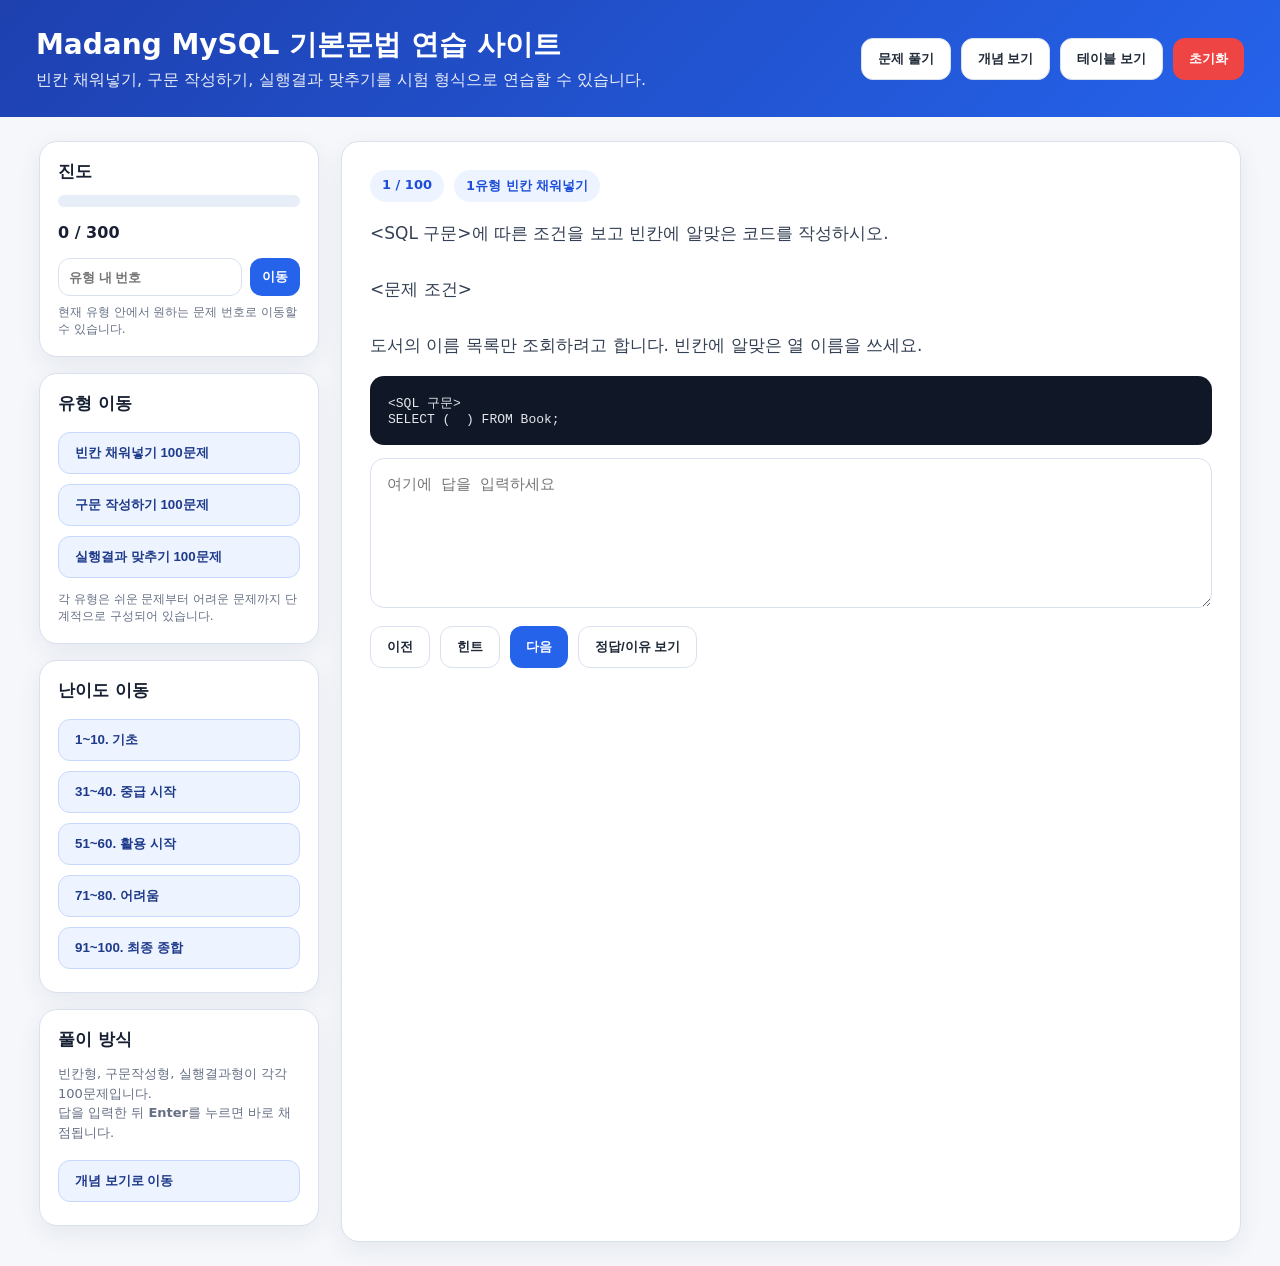
<file: index.html>
<!doctype html>
<html lang="ko">
<head>
  <meta charset="UTF-8" />
  <meta name="viewport" content="width=device-width, initial-scale=1.0" />
  <title>Madang MySQL 연습 사이트</title>
  <link rel="stylesheet" href="style.css?v=202607021735" />
</head>
<body>
  <header class="topbar">
    <div>
      <h1>Madang MySQL 기본문법 연습 사이트</h1>
      <p>빈칸 채워넣기, 구문 작성하기, 실행결과 맞추기를 시험 형식으로 연습할 수 있습니다.</p>
    </div>
    <div class="header-actions">
      <button id="quizViewBtn" class="ghost">문제 풀기</button>
      <button id="conceptViewBtn" class="ghost">개념 보기</button>
      <button id="schemaBtn" class="ghost">테이블 보기</button>
      <button id="resetBtn" class="danger">초기화</button>
    </div>
  </header>

  <main id="quizView" class="layout">
    <aside class="sidebar">
      <div class="card">
        <h2>진도</h2>
        <div class="progress-wrap"><div id="progressBar"></div></div>
        <p id="progressText">0 / 300</p>
        <div class="jump-row">
          <input id="jumpInput" type="number" min="1" max="100" placeholder="유형 내 번호" />
          <button id="jumpBtn">이동</button>
        </div>
        <p class="jump-help">현재 유형 안에서 원하는 문제 번호로 이동할 수 있습니다.</p>
      </div>
      <div class="card">
        <h2>유형 이동</h2>
        <button class="level" data-jump="0">빈칸 채워넣기 100문제</button>
        <button class="level" data-jump="100">구문 작성하기 100문제</button>
        <button class="level" data-jump="200">실행결과 맞추기 100문제</button>
        <p class="jump-help">각 유형은 쉬운 문제부터 어려운 문제까지 단계적으로 구성되어 있습니다.</p>
      </div>
      <div class="card">
        <h2>난이도 이동</h2>
        <button class="level" data-offset="0">1~10. 기초</button>
        <button class="level" data-offset="30">31~40. 중급 시작</button>
        <button class="level" data-offset="50">51~60. 활용 시작</button>
        <button class="level" data-offset="70">71~80. 어려움</button>
        <button class="level" data-offset="90">91~100. 최종 종합</button>
      </div>
      <div class="card small">
        <h2>풀이 방식</h2>
        <p>빈칸형, 구문작성형, 실행결과형이 각각 100문제입니다.<br>답을 입력한 뒤 <b>Enter</b>를 누르면 바로 채점됩니다.</p>
        <button id="sideConceptBtn" class="level">개념 보기로 이동</button>
      </div>
    </aside>

    <section id="schemaPanel" class="schema-panel hidden">
      <div class="schema-panel-head">
        <div>
          <h2>사용 테이블</h2>
          <p>Book, Orders, Customer 테이블을 보면서 문제를 풀 수 있습니다.</p>
        </div>
        <button id="closeSchemaPanel" class="ghost">테이블 닫기</button>
      </div>
      <div id="schemaPanelBody" class="schema-panel-body"></div>
    </section>

    <section class="quiz-card">
      <div class="meta">
        <span id="numBadge">1 / 100</span>
        <span id="levelBadge">기초</span>
      </div>
      <h2 id="questionTitle" class="hidden"></h2>
      <p id="questionText"></p>
      <pre id="templateBox" class="template"></pre>
      <textarea id="answerInput" placeholder="여기에 답을 입력하세요"></textarea>
      <div class="actions">
        <button id="prevBtn" class="ghost">이전</button>
        <button id="hintBtn" class="ghost">힌트</button>
        <button id="nextBtn">다음</button>
        <button id="showBtn" class="ghost">정답/이유 보기</button>
      </div>
      <div id="feedback" class="feedback"></div>
      <button id="retryBtn" class="ghost hidden">다시풀기</button>
      <div id="hintBox" class="hint hidden"></div>
      <div id="answerBox" class="answer hidden"></div>
    </section>
  </main>

  <main id="conceptView" class="concept-page hidden">
    <section class="concept-hero">
      <div>
        <h2>MySQL 핵심 개념 정리</h2>
        <p>문제를 풀기 전에 자주 헷갈리는 문법을 여기서 따로 확인하세요.</p>
      </div>
      <button id="backToQuizBtn">문제 풀러가기</button>
    </section>

    <section class="concept-markdown">
      <article class="concept-card wide markdown-body">
        <h3>MYSQL</h3>
        <h2>📊 SQL 핵심 명령어 및 문법 요약</h2>
        <p>아래 내용은 시험에 자주 나오는 SQL 문법을 <b>기능 설명 + 예시문</b> 형태로 정리한 것입니다.</p>

        <table class="concept-table">
          <thead>
            <tr><th>명령어 / 키워드</th><th>기능 설명</th><th>문법 및 활용 예시</th></tr>
          </thead>
          <tbody>
            <tr>
              <td><code>SELECT</code></td>
              <td>조회할 열이나 계산식을 지정하는 가장 기본 명령어</td>
              <td><pre>SELECT bookname, price FROM Book;
SELECT * FROM Customer;</pre></td>
            </tr>
            <tr>
              <td><code>FROM</code></td>
              <td>데이터를 가져올 테이블을 지정</td>
              <td><pre>SELECT *
FROM Book;</pre></td>
            </tr>
            <tr>
              <td><code>*</code></td>
              <td>테이블의 모든 열을 조회할 때 사용</td>
              <td><pre>SELECT * FROM Orders;</pre></td>
            </tr>
            <tr>
              <td>컬럼명</td>
              <td>필요한 열만 골라 조회. 예: <code>bookname</code>, <code>price</code>, <code>name</code>, <code>orderdate</code></td>
              <td><pre>SELECT bookname FROM Book;
SELECT name FROM Customer;
SELECT saleprice FROM Orders;</pre></td>
            </tr>
            <tr>
              <td>문자열/날짜 값</td>
              <td>문자와 날짜는 작은따옴표로 감싸서 조건에 사용</td>
              <td><pre>WHERE publisher = '굿스포츠'
WHERE orderdate = '2020-07-03'</pre></td>
            </tr>
            <tr>
              <td>비교 연산자</td>
              <td><code>=</code>, <code>!=</code>, <code>&lt;&gt;</code>, <code>&gt;</code>, <code>&gt;=</code>, <code>&lt;</code>, <code>&lt;=</code>로 값을 비교</td>
              <td><pre>WHERE price &gt;= 10000;
WHERE saleprice &lt; 10000;
WHERE phone != '5678';</pre></td>
            </tr>
            <tr>
              <td><code>AND</code></td>
              <td>여러 조건을 모두 만족하는 행만 선택</td>
              <td><pre>WHERE publisher = '굿스포츠'
  AND price &gt;= 7000;</pre></td>
            </tr>
            <tr>
              <td><code>BETWEEN A AND B</code></td>
              <td>A 이상 B 이하의 범위에 포함되는 값을 검색</td>
              <td><pre>WHERE price BETWEEN 10000 AND 20000;
WHERE saleprice BETWEEN 7000 AND 13000;</pre></td>
            </tr>
            <tr>
              <td><code>IS NULL</code></td>
              <td>값이 비어 있는 행을 찾음. NULL은 <code>= NULL</code>로 비교하지 않음</td>
              <td><pre>WHERE phone IS NULL;</pre></td>
            </tr>
            <tr>
              <td><code>IS NOT NULL</code></td>
              <td>NULL이 아닌 값이 들어 있는 행을 찾음</td>
              <td><pre>WHERE phone IS NOT NULL;</pre></td>
            </tr>
            <tr>
              <td><code>COUNT(*)</code></td>
              <td>전체 행의 개수를 셈</td>
              <td><pre>SELECT COUNT(*) FROM Book;</pre></td>
            </tr>
            <tr>
              <td><code>SUM()</code></td>
              <td>숫자 열의 합계를 구함</td>
              <td><pre>SELECT SUM(saleprice) FROM Orders;</pre></td>
            </tr>
            <tr>
              <td><code>AVG()</code></td>
              <td>숫자 열의 평균을 구함</td>
              <td><pre>SELECT AVG(price) FROM Book;</pre></td>
            </tr>
            <tr>
              <td><code>MIN()</code></td>
              <td>가장 작은 값 또는 가장 이른 날짜를 구함</td>
              <td><pre>SELECT MIN(price) FROM Book;
SELECT MIN(orderdate) FROM Orders;</pre></td>
            </tr>
            <tr>
              <td><code>MAX()</code></td>
              <td>가장 큰 값 또는 가장 최근 날짜를 구함</td>
              <td><pre>SELECT MAX(price) FROM Book;
SELECT MAX(orderdate) FROM Orders;</pre></td>
            </tr>
            <tr>
              <td><code>LIMIT</code></td>
              <td>조회 결과에서 앞의 N개만 출력. 정렬과 함께 상위/하위 1개 찾기에 자주 사용</td>
              <td><pre>SELECT * FROM Book
ORDER BY price DESC
LIMIT 1;</pre></td>
            </tr>
            <tr>
              <td><code>JOIN</code> / <code>INNER JOIN</code></td>
              <td>두 테이블에서 연결 조건이 서로 맞는 행만 합쳐 조회. MySQL에서 <code>JOIN</code>은 보통 <code>INNER JOIN</code>과 같은 의미</td>
              <td><pre>FROM Customer JOIN Orders
ON Customer.custid = Orders.custid;</pre></td>
            </tr>
            <tr>
              <td>계산식</td>
              <td>열끼리 더하기, 빼기 등 계산한 결과를 조회하거나 조건에 사용</td>
              <td><pre>SELECT Book.price - Orders.saleprice AS discount
FROM Book JOIN Orders
ON Book.bookid = Orders.bookid;</pre></td>
            </tr>
            <tr>
              <td>서브쿼리 <code>(SELECT ...)</code></td>
              <td>쿼리 안에 들어가는 또 다른 조회문. 평균, 최고값 등과 비교할 때 사용</td>
              <td><pre>WHERE price &gt; (SELECT AVG(price) FROM Book);</pre></td>
            </tr>
            <tr>
              <td><code>DISTINCT</code></td>
              <td>조회 결과에서 중복된 행을 제거하고 고유한 값만 출력</td>
              <td><pre>SELECT DISTINCT publisher FROM Book;</pre></td>
            </tr>
            <tr>
              <td><code>COUNT(DISTINCT ...)</code></td>
              <td>중복을 제거한 데이터의 <b>순수한 종류 개수</b>를 구함</td>
              <td><pre>SELECT COUNT(DISTINCT custid) FROM Orders;</pre></td>
            </tr>
            <tr>
              <td><code>WHERE</code></td>
              <td>테이블의 개별 행(Row)에 조건을 걸어 그룹화하기 전에 필터링</td>
              <td><pre>WHERE custid &gt;= 3;
WHERE phone != '5678';</pre></td>
            </tr>
            <tr>
              <td><code>GROUP BY</code></td>
              <td>특정 열의 값이 같은 데이터들을 하나의 그룹으로 묶음</td>
              <td><pre>SELECT custid, COUNT(*)
FROM Orders
GROUP BY custid;</pre></td>
            </tr>
            <tr>
              <td><code>HAVING</code></td>
              <td><code>GROUP BY</code>로 그룹화된 결과, 즉 통계값에 조건을 걸어 필터링</td>
              <td><pre>SELECT custid, COUNT(*)
FROM Orders
GROUP BY custid
HAVING COUNT(*) &gt;= 3;</pre></td>
            </tr>
            <tr>
              <td><code>LIKE</code></td>
              <td>와일드카드 기호 <code>_</code>, <code>%</code>를 사용하여 문자열 패턴 검색</td>
              <td><pre>WHERE name LIKE '_대%';
-- 두 번째 글자가 '대'

WHERE bookname LIKE '%축구%';
-- '축구' 포함</pre></td>
            </tr>
            <tr>
              <td><code>NOT LIKE</code></td>
              <td>특정 문자열 패턴과 일치하지 않는 행을 선택</td>
              <td><pre>WHERE bookname NOT LIKE '%축구%';</pre></td>
            </tr>
            <tr>
              <td><code>OR</code></td>
              <td>나열된 조건 중 하나라도 만족하면 데이터를 선택</td>
              <td><pre>WHERE publisher = '굿스포츠'
   OR publisher = '대한미디어';</pre></td>
            </tr>
            <tr>
              <td><code>IN</code></td>
              <td>여러 값 목록 중 하나와 일치하는 데이터를 선택. OR 조건을 짧게 쓸 때 자주 사용</td>
              <td><pre>SELECT * FROM Book
WHERE publisher IN ('굿스포츠', '대한미디어');

-- 아래 OR 조건과 비슷한 의미
WHERE publisher = '굿스포츠'
   OR publisher = '대한미디어';</pre></td>
            </tr>
            <tr>
              <td><code>NOT IN</code></td>
              <td>목록이나 서브쿼리 결과에 포함되지 않는 행을 선택</td>
              <td><pre>SELECT * FROM Book
WHERE bookid NOT IN (SELECT bookid FROM Orders);</pre></td>
            </tr>
            <tr>
              <td><code>ON</code></td>
              <td>JOIN할 때 두 테이블을 어떤 컬럼 기준으로 연결할지 지정하는 조건</td>
              <td><pre>FROM Customer JOIN Orders
ON Customer.custid = Orders.custid;

FROM Book JOIN Orders
ON Book.bookid = Orders.bookid;</pre></td>
            </tr>
            <tr>
              <td><code>ORDER BY</code></td>
              <td>데이터를 특정 열 기준으로 정렬. 보통 쿼리문의 가장 마지막에 위치</td>
              <td><pre>ORDER BY price ASC;
ORDER BY orderdate DESC;</pre></td>
            </tr>
            <tr>
              <td><code>DESC</code></td>
              <td>내림차순 정렬. 큰 값에서 작은 값 순서</td>
              <td><pre>ORDER BY orderid DESC;
-- 10 → 1</pre></td>
            </tr>
            <tr>
              <td><code>ASC</code></td>
              <td>오름차순 정렬. 작은 값에서 큰 값 순서. 기본값이라 생략 가능</td>
              <td><pre>ORDER BY orderid ASC;
-- 1 → 10</pre></td>
            </tr>
            <tr>
              <td>복수 정렬 <code>,</code></td>
              <td>1순위 정렬 값이 같을 때 쉼표 뒤의 2순위 기준으로 재정렬</td>
              <td><pre>ORDER BY orderdate DESC, saleprice ASC;</pre></td>
            </tr>
            <tr>
              <td><code>LEFT OUTER JOIN</code></td>
              <td>왼쪽 테이블을 기준으로 합침. 오른쪽에 짝이 없어도 왼쪽 데이터는 다 살림</td>
              <td><pre>FROM Book LEFT OUTER JOIN Orders
ON Book.bookid = Orders.bookid;</pre></td>
            </tr>
            <tr>
              <td><code>RIGHT OUTER JOIN</code></td>
              <td>오른쪽 테이블을 기준으로 합침. 왼쪽에 짝이 없어도 오른쪽 데이터는 다 살림</td>
              <td><pre>FROM Book RIGHT OUTER JOIN Orders
ON Book.bookid = Orders.bookid;</pre></td>
            </tr>
            <tr>
              <td><code>UNION</code></td>
              <td>두 개의 조회 결과를 위아래로 합치는 합집합. 중복 데이터는 자동 제거</td>
              <td><pre>SELECT name FROM Customer
UNION
SELECT name FROM NewCustomer;</pre></td>
            </tr>
            <tr>
              <td><code>INTERSECT</code></td>
              <td>두 개의 조회 결과에서 공통으로 존재하는 데이터만 뽑는 교집합</td>
              <td><pre>SELECT name FROM CustomerA
INTERSECT
SELECT name FROM CustomerB;</pre></td>
            </tr>
            <tr>
              <td><code>AS</code></td>
              <td>열 이름이나 테이블 이름에 별명(Alias)을 붙여 일시적으로 바꿔줌</td>
              <td><pre>SELECT name AS 고객이름 FROM Customer;
SELECT SUM(saleprice) AS 총액 FROM Orders;</pre></td>
            </tr>
            <tr>
              <td><code>EXISTS</code></td>
              <td>서브쿼리의 조건을 만족하는 데이터가 하나라도 존재하는지 참/거짓 확인</td>
              <td><pre>SELECT * FROM Customer
WHERE EXISTS (
  SELECT * FROM Orders
  WHERE Orders.custid = Customer.custid
);</pre></td>
            </tr>
            <tr>
              <td><code>NOT EXISTS</code></td>
              <td>서브쿼리 조건을 만족하는 데이터가 하나도 없는 행을 선택</td>
              <td><pre>SELECT * FROM Customer
WHERE NOT EXISTS (
  SELECT * FROM Orders
  WHERE Orders.custid = Customer.custid
);</pre></td>
            </tr>
          </tbody>
        </table>
      </article>

      <article class="concept-card wide markdown-body warning-card">
        <h2>⚠️ 핵심 주의사항 — 시험 단골 출제</h2>

        <h3>1. WHERE vs HAVING 실행 순서</h3>
        <p>컴퓨터는 <b>WHERE로 개별 데이터를 먼저 거른 뒤</b>, <b>GROUP BY로 묶고</b>, 마지막에 <b>HAVING으로 그룹 결과를 검사</b>합니다.</p>
        <pre>SELECT custid, COUNT(*)
FROM Orders
WHERE saleprice &gt;= 10000
GROUP BY custid
HAVING COUNT(*) &gt;= 2;</pre>
        <ul>
          <li><code>WHERE</code>: 개별 행 조건</li>
          <li><code>HAVING</code>: <code>COUNT</code>, <code>SUM</code>, <code>AVG</code> 같은 집계 결과 조건</li>
          <li><b>주의:</b> <code>WHERE COUNT(*) &gt;= 2</code>처럼 쓰면 안 됩니다.</li>
        </ul>

        <h3>2. NULL 비교 연산</h3>
        <p><code>NULL</code>은 값이 없다는 뜻이라 <code>=</code>, <code>!=</code>, <code>&lt;&gt;</code>로 정확히 비교할 수 없습니다.</p>
        <pre>-- 올바른 NULL 비교
WHERE phone IS NULL
WHERE phone IS NOT NULL</pre>
        <p><code>!=</code>이나 <code>&lt;&gt;</code>로 데이터를 거를 때, 값이 <code>NULL</code>인 행은 비교 대상에서 제외될 수 있습니다. NULL까지 포함하려면 다음처럼 씁니다.</p>
        <pre>WHERE phone != '5678' OR phone IS NULL;</pre>

        <h3>3. LIKE 와일드카드 구분</h3>
        <ul>
          <li><code>_</code>: 정확히 1글자 자리</li>
          <li><code>%</code>: 글자 수 제한 없음</li>
        </ul>
        <pre>WHERE name LIKE '_대%';
-- 두 번째 글자가 '대'

WHERE name LIKE '__대%';
-- 세 번째 글자가 '대'

WHERE bookname LIKE '%축구%';
-- 앞뒤 글자 수 상관없이 '축구' 포함</pre>
      </article>

      <article class="concept-card wide markdown-body">
        <h2>🧾 Markdown식 빠른 암기 노트</h2>
        <pre># SQL 실행 순서 기억하기
FROM / JOIN
→ WHERE
→ GROUP BY
→ HAVING
→ SELECT
→ ORDER BY
→ LIMIT

# WHERE vs HAVING
- WHERE: 그룹 전, 개별 행 조건
- HAVING: 그룹 후, 집계 결과 조건

# LIKE
- '박%'   : 박으로 시작
- '%축구%' : 축구 포함
- '_대%'  : 두 번째 글자가 대

# IN / ON
- IN : 여러 값 중 하나인지 확인
  WHERE publisher IN ('굿스포츠', '대한미디어')
- ON : JOIN 연결 조건
  ON Customer.custid = Orders.custid

# OUTER JOIN
- LEFT OUTER JOIN  : 왼쪽 테이블은 전부 살림
- RIGHT OUTER JOIN : 오른쪽 테이블은 전부 살림

# 집계 함수
- COUNT(*) : 행 개수
- SUM(열)  : 합계
- AVG(열)  : 평균
- MIN(열)  : 최솟값
- MAX(열)  : 최댓값

# 범위 / 제한 / 제외
- BETWEEN A AND B : A 이상 B 이하
- LIMIT 1         : 결과 1개만 보기
- NOT LIKE        : 패턴 제외
- NOT IN          : 목록/서브쿼리에 없는 값
- NOT EXISTS      : 관련 데이터가 없는 경우

# JOIN과 서브쿼리
- JOIN 또는 INNER JOIN : 양쪽에 연결되는 데이터만 합침
- 서브쿼리: WHERE price > (SELECT AVG(price) FROM Book)
- 계산식: Book.price - Orders.saleprice AS discount</pre>
      </article>
    </section>
  </main>

  <dialog id="schemaDialog">
    <div class="dialog-head">
      <h2>사용 테이블</h2>
      <button id="closeSchema" class="ghost">닫기</button>
    </div>
    <div class="schema-grid">
      <div>
        <h3>Book</h3>
        <table><tr><th>bookid</th><th>bookname</th><th>publisher</th><th>price</th></tr><tr><td>1</td><td>축구의 역사</td><td>굿스포츠</td><td>7000</td></tr><tr><td>2</td><td>축구 아는 여자</td><td>나무수</td><td>13000</td></tr><tr><td>3</td><td>축구의 이해</td><td>대한미디어</td><td>22000</td></tr><tr><td>4</td><td>골프 바이블</td><td>대한미디어</td><td>35000</td></tr><tr><td>5</td><td>피겨 교본</td><td>굿스포츠</td><td>8000</td></tr><tr><td>6</td><td>역도 단계별기술</td><td>굿스포츠</td><td>6000</td></tr><tr><td>7</td><td>야구의 추억</td><td>이상미디어</td><td>20000</td></tr><tr><td>8</td><td>야구를 부탁해</td><td>이상미디어</td><td>13000</td></tr><tr><td>9</td><td>올림픽 이야기</td><td>삼성당</td><td>7500</td></tr><tr><td>10</td><td>Olympic Champions</td><td>Pearson</td><td>13000</td></tr></table>
      </div>
      <div>
        <h3>Orders</h3>
        <table><tr><th>orderid</th><th>custid</th><th>bookid</th><th>saleprice</th><th>orderdate</th></tr><tr><td>1</td><td>1</td><td>1</td><td>6000</td><td>2020-07-01</td></tr><tr><td>2</td><td>1</td><td>3</td><td>21000</td><td>2020-07-03</td></tr><tr><td>3</td><td>2</td><td>5</td><td>8000</td><td>2020-07-03</td></tr><tr><td>4</td><td>3</td><td>6</td><td>6000</td><td>2020-07-04</td></tr><tr><td>5</td><td>4</td><td>7</td><td>20000</td><td>2020-07-05</td></tr><tr><td>6</td><td>1</td><td>2</td><td>12000</td><td>2020-07-07</td></tr><tr><td>7</td><td>4</td><td>8</td><td>13000</td><td>2020-07-07</td></tr><tr><td>8</td><td>3</td><td>10</td><td>12000</td><td>2020-07-08</td></tr><tr><td>9</td><td>2</td><td>10</td><td>7000</td><td>2020-07-09</td></tr><tr><td>10</td><td>3</td><td>8</td><td>13000</td><td>2020-07-10</td></tr></table>
      </div>
      <div>
        <h3>Customer</h3>
        <table><tr><th>custid</th><th>name</th><th>address</th><th>phone</th></tr><tr><td>1</td><td>박지성</td><td>영국 맨체스터</td><td>000-5000-0001</td></tr><tr><td>2</td><td>김연아</td><td>대한민국 서울</td><td>000-6000-0001</td></tr><tr><td>3</td><td>장미란</td><td>대한민국 강원도</td><td>000-7000-0001</td></tr><tr><td>4</td><td>추신수</td><td>미국 클리블랜드</td><td>000-8000-0001</td></tr><tr><td>5</td><td>박세리</td><td>대한민국 대전</td><td>NULL</td></tr></table>
      </div>
    </div>
  </dialog>

  <script src="script.js?v=202607022040"></script>
</body>
</html>
</file>
<file: style.css>
:root{--bg:#f5f7fb;--card:#fff;--ink:#172033;--muted:#667085;--primary:#2563eb;--good:#15803d;--bad:#dc2626;--line:#d9e0ee}*{box-sizing:border-box}body{margin:0;font-family:Apple SD Gothic Neo,Noto Sans KR,system-ui,sans-serif;background:var(--bg);color:var(--ink)}.topbar{display:flex;justify-content:space-between;gap:20px;align-items:center;padding:26px 36px;background:linear-gradient(135deg,#1e40af,#2563eb);color:#fff}.topbar h1{margin:0 0 6px;font-size:28px}.topbar p{margin:0;opacity:.9}.header-actions{display:flex;gap:10px}.layout{display:grid;grid-template-columns:280px 1fr;gap:22px;padding:24px;max-width:1250px;margin:0 auto}.layout.schema-open{grid-template-columns:minmax(0,1fr) minmax(0,1fr);max-width:1500px}.layout.schema-open .sidebar{display:none}.card,.quiz-card{background:var(--card);border:1px solid var(--line);border-radius:18px;box-shadow:0 8px 24px #1e293b12}.card{padding:18px;margin-bottom:16px}.card h2{font-size:17px;margin:0 0 12px}.small p{font-size:13px;color:var(--muted);line-height:1.5}.progress-wrap{height:12px;background:#e8eef8;border-radius:99px;overflow:hidden}#progressBar{height:100%;width:0;background:var(--primary);transition:.2s}#progressText{font-weight:700}.level{width:100%;margin:5px 0;text-align:left;background:#eef4ff;color:#1e3a8a;border:1px solid #c7d8ff}.jump-row{display:flex;gap:8px;margin-top:12px}.jump-row input{width:100%;border:1px solid var(--line);border-radius:12px;padding:10px;font-weight:700}.jump-row button{padding:10px 12px;white-space:nowrap}.jump-help{margin:8px 0 0;color:var(--muted);font-size:12px}.quiz-card{padding:28px;min-height:640px}.meta{display:flex;gap:10px;margin-bottom:16px}.meta span{padding:7px 12px;border-radius:999px;background:#eef4ff;color:#1d4ed8;font-weight:700;font-size:13px}#questionTitle{font-size:24px;margin:0 0 10px}#questionText{font-size:17px;line-height:1.65;color:#344054;white-space:pre-wrap}.template{background:#101828;color:#e5e7eb;border-radius:14px;padding:18px;white-space:pre-wrap;min-height:56px}textarea{width:100%;height:150px;border:1px solid var(--line);border-radius:14px;padding:16px;font-family:ui-monospace,SFMono-Regular,Menlo,monospace;font-size:15px;resize:vertical;outline:none}textarea:focus{border-color:var(--primary);box-shadow:0 0 0 4px #2563eb20}.actions{display:flex;gap:10px;flex-wrap:wrap;margin-top:14px}.schema-panel{background:var(--card);border:1px solid var(--line);border-radius:18px;box-shadow:0 8px 24px #1e293b12;padding:20px;max-height:calc(100vh - 155px);overflow:auto;position:sticky;top:18px}.schema-panel-head{display:flex;justify-content:space-between;gap:12px;align-items:flex-start;margin-bottom:14px}.schema-panel-head h2{margin:0 0 6px;color:#1d4ed8}.schema-panel-head p{margin:0;color:var(--muted);font-size:13px}.schema-panel .schema-grid{grid-template-columns:1fr}.schema-panel .schema-table-wrap{overflow:auto;border-radius:12px;border:1px solid var(--line);margin-bottom:14px;background:#fff}.schema-panel .schema-table-wrap:last-child{margin-bottom:0}.schema-panel h4{margin:0;padding:10px 12px;background:#eef4ff;color:#1e3a8a}.schema-panel table{min-width:620px;font-size:13px}.schema-panel th,.schema-panel td{padding:7px 8px;white-space:nowrap}button{border:0;background:var(--primary);color:#fff;border-radius:12px;padding:11px 16px;font-weight:800;cursor:pointer}button:hover{filter:brightness(.96)}.ghost{background:#fff;color:#1f2937;border:1px solid var(--line)}.danger{background:#ef4444}.feedback,.hint,.answer{margin-top:16px;padding:15px;border-radius:14px;line-height:1.55}#retryBtn{margin-top:10px}.feedback.good{background:#dcfce7;color:#166534}.feedback.bad{background:#fee2e2;color:#991b1b}.hint{background:#fff7ed;border:1px solid #fed7aa}.answer{background:#ecfdf5;border:1px solid #bbf7d0;white-space:pre-wrap;font-family:ui-monospace,SFMono-Regular,Menlo,monospace}.hidden{display:none!important}.concept-page{max-width:1200px;margin:0 auto;padding:24px}.concept-hero{display:flex;justify-content:space-between;align-items:center;gap:18px;background:#fff;border:1px solid var(--line);border-radius:18px;padding:26px;margin-bottom:20px;box-shadow:0 8px 24px #1e293b12}.concept-hero h2{margin:0 0 6px;font-size:28px}.concept-hero p{margin:0;color:var(--muted)}.concept-grid,.concept-markdown{display:grid;grid-template-columns:1fr 1fr;gap:18px}.concept-card{background:#fff;border:1px solid var(--line);border-radius:18px;padding:22px;box-shadow:0 8px 24px #1e293b12}.concept-card.wide{grid-column:1/-1}.concept-card h3{margin:0 0 12px;color:#1d4ed8}.concept-card p{line-height:1.65;color:#344054}.concept-card pre{background:#101828;color:#e5e7eb;border-radius:14px;padding:16px;white-space:pre-wrap;overflow:auto}.markdown-body h2{margin:8px 0 14px}.markdown-body code{background:#eef4ff;color:#1e3a8a;border-radius:6px;padding:2px 5px;font-weight:800}.concept-table{font-size:13px}.concept-table th:nth-child(1){width:170px}.concept-table th:nth-child(2){width:32%}.concept-table td{text-align:left;vertical-align:top}.concept-table pre{margin:0;font-size:12px}.warning-card{border-color:#fed7aa;background:#fffaf5}.warning-card h2{color:#c2410c}dialog{width:min(1100px,92vw);border:0;border-radius:18px;padding:24px;box-shadow:0 20px 80px #0004}.dialog-head{display:flex;justify-content:space-between;align-items:center}.schema-grid{display:grid;grid-template-columns:1fr 1fr;gap:18px}table{border-collapse:collapse;width:100%;font-size:14px}th,td{border:1px solid var(--line);padding:8px;text-align:center}th{background:#eef4ff}@media(max-width:850px){.layout,.layout.schema-open{grid-template-columns:1fr}.layout.schema-open .sidebar{display:none}.schema-panel{position:static;max-height:none}.topbar{display:block}.schema-grid,.concept-grid{grid-template-columns:1fr}.concept-hero{display:block}.sidebar{order:2}}
</file>
